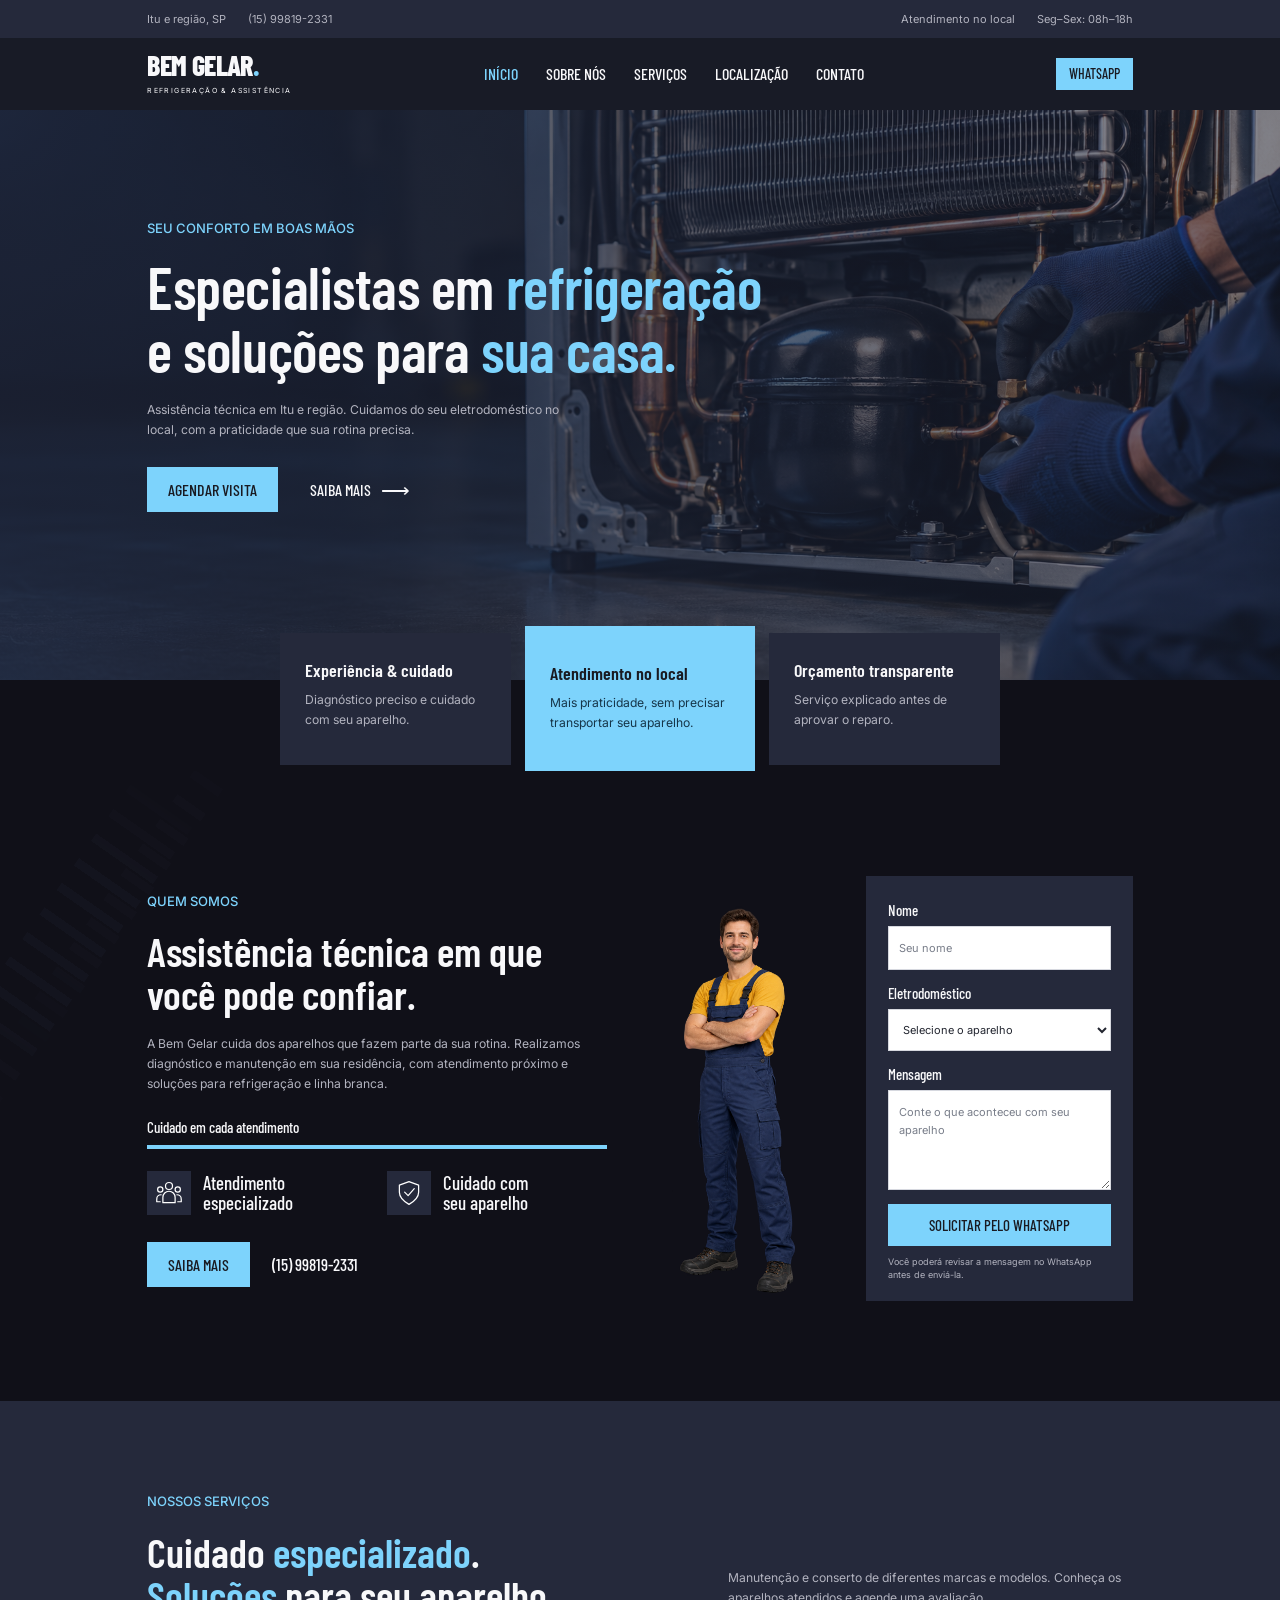
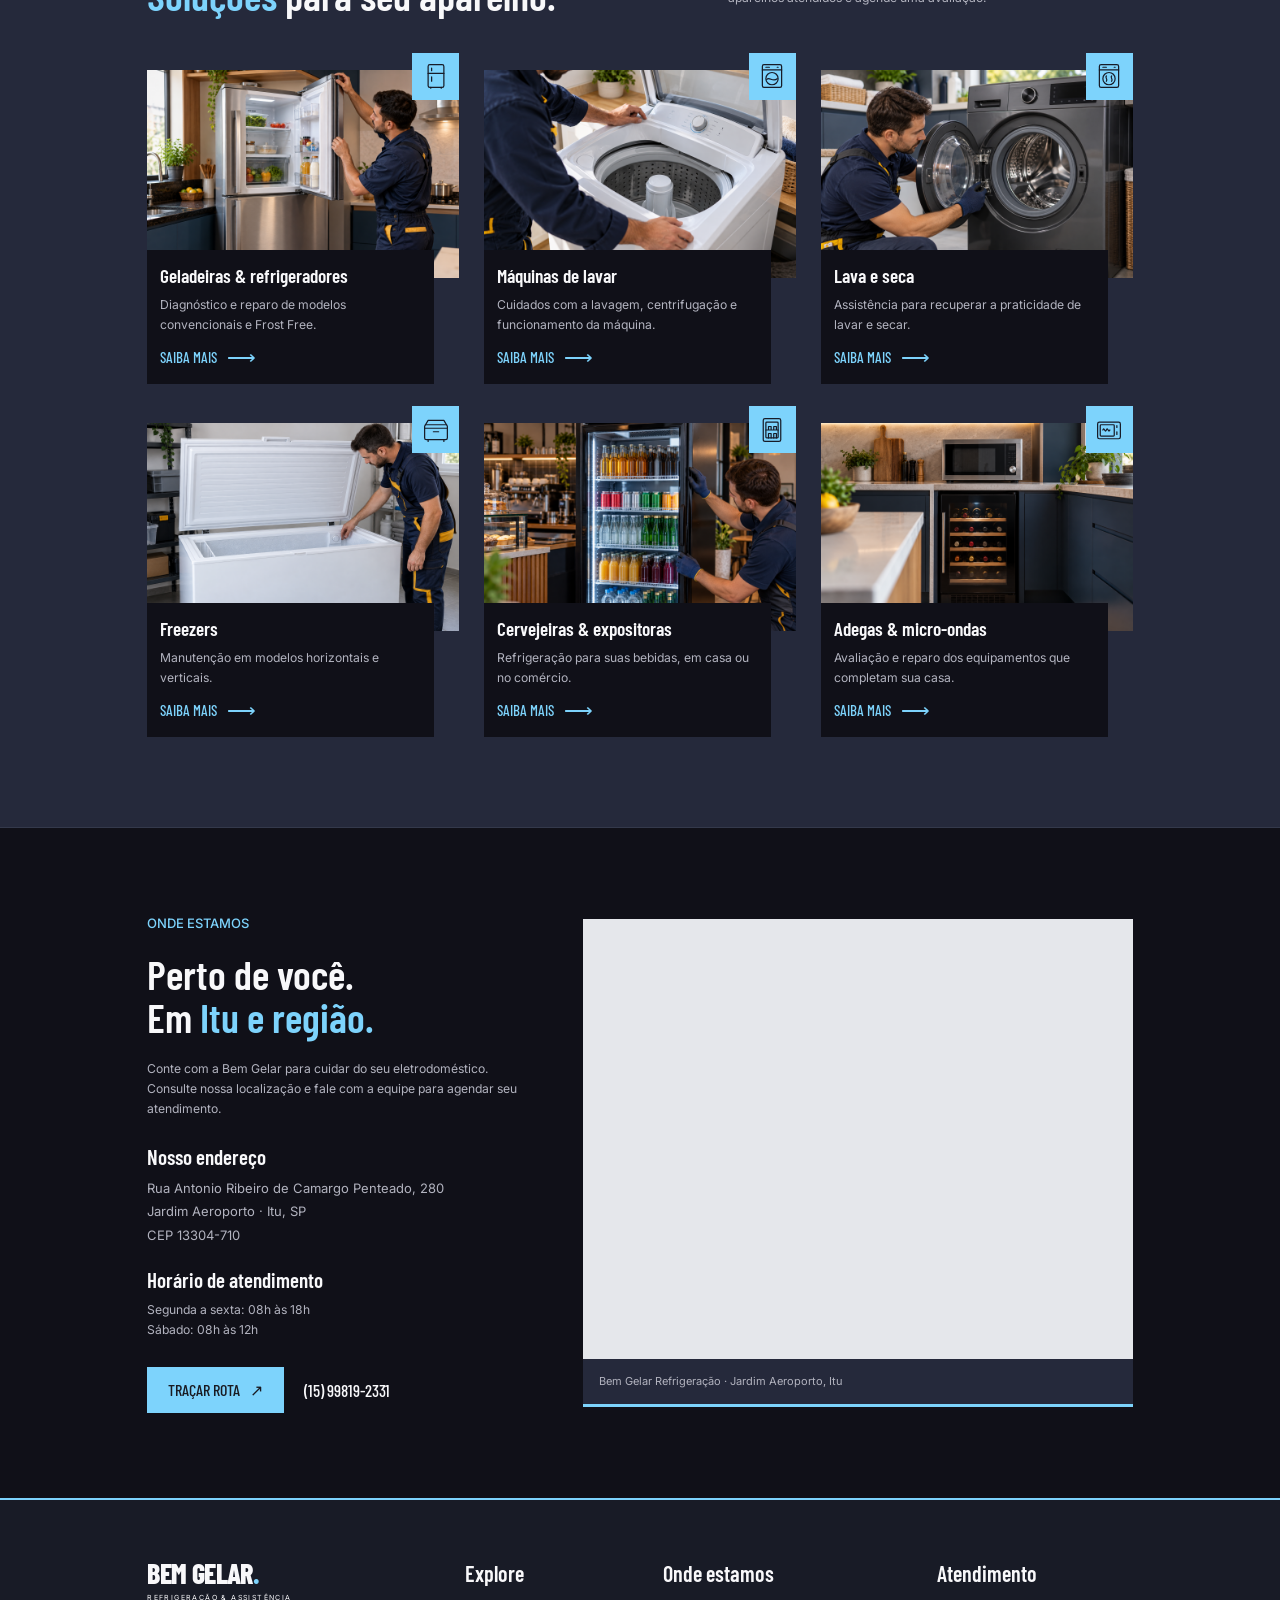
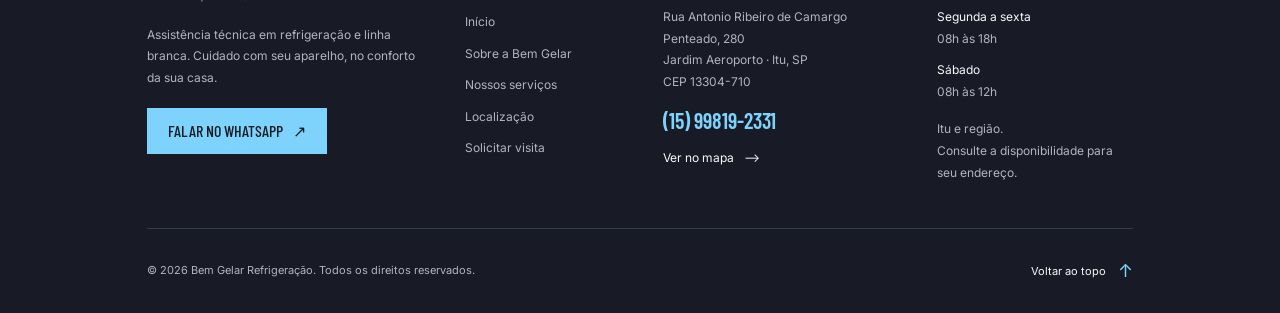
<file: design-systems/bem-gelar/index.html>
﻿<!DOCTYPE html>
<html lang="pt-BR">
<head>
  <meta charset="UTF-8">
  <meta name="viewport" content="width=device-width, initial-scale=1">
  <meta name="theme-color" content="#101018">
  <meta name="description" content="Assistência técnica de refrigeração e linha branca em Itu e região. Fale com a Bem Gelar e solicite uma visita técnica.">
  <title>Bem Gelar Refrigeração | Assistência técnica em Itu</title>
  <link rel="preload" href="assets/barlow-600.ttf" as="font" type="font/ttf" crossorigin>
  <link rel="stylesheet" href="assets/styles.css">
  <script src="assets/app.js" defer></script>
</head>
<body>
  <a class="skip-link" href="#conteudo">Ir para o conteúdo</a>
  <div class="nav">
    <div class="container nav__inner">
      <div class="nav__group"><span class="t3">Itu e região, SP</span><a class="t3" href="tel:+5515998192331">(15) 99819-2331</a></div>
      <div class="nav__group"><span class="t3">Atendimento no local</span><span class="t3 nav__hours">Seg–Sex: 08h–18h</span></div>
    </div>
  </div>
  <header class="nav2" id="inicio">
    <div class="container nav2__inner">
      <a class="brand" href="#inicio" aria-label="Bem Gelar — início"><span class="brand__name">BEM GELAR<span class="brand__dot">.</span></span><span class="brand__caption">REFRIGERAÇÃO & ASSISTÊNCIA</span></a>
      <button class="menu-toggle btn3" id="menu-toggle" type="button" aria-controls="navigation" aria-expanded="false">Menu</button>
      <nav class="navigation" id="navigation" aria-label="Navegação principal">
        <a class="btn" href="#inicio" aria-current="page">Início</a>
        <a class="lnk" href="#sobre">Sobre nós</a>
        <a class="lnk" href="#servicos">Serviços</a>
        <a class="lnk" href="#localizacao">Localização</a>
        <a class="lnk" href="#orcamento">Contato</a>
      </nav>
      <a class="btn2 nav2__contact" href="https://wa.me/5515998192331" target="_blank" rel="noopener noreferrer">WhatsApp</a>
    </div>
  </header>
  <main id="conteudo">
    <section class="hero" aria-labelledby="hero-title">
      <div class="container hero__inner">
        <p class="t1 eyebrow">Seu conforto em boas mãos</p>
        <h1 class="h1" id="hero-title">Especialistas em <em>refrigeração</em><br>e soluções para <em>sua casa.</em></h1>
        <p class="t2 hero__description">Assistência técnica em Itu e região. Cuidamos do seu eletrodoméstico no local, com a praticidade que sua rotina precisa.</p>
        <div class="actions"><a class="btn2" href="#orcamento">Agendar visita</a><a class="btn3" href="#sobre">Saiba mais <span aria-hidden="true">⟶</span></a></div>
      </div>
    </section>
    <div class="benefits container" aria-label="Diferenciais da Bem Gelar">
      <article class="card"><h2 class="h3">Experiência & cuidado</h2><p class="t2">Diagnóstico preciso e cuidado com seu aparelho.</p></article>
      <article class="card2"><h2 class="h3">Atendimento no local</h2><p class="t2">Mais praticidade, sem precisar transportar seu aparelho.</p></article>
      <article class="card"><h2 class="h3">Orçamento transparente</h2><p class="t2">Serviço explicado antes de aprovar o reparo.</p></article>
    </div>
    <section class="section" id="sobre" aria-labelledby="about-title">
      <div class="container about-grid">
        <div class="about-copy">
          <p class="t1 eyebrow">Quem somos</p>
          <h2 class="h2" id="about-title">Assistência técnica em que<br>você pode confiar.</h2>
          <p class="t2 about-copy__text">A Bem Gelar cuida dos aparelhos que fazem parte da sua rotina. Realizamos diagnóstico e manutenção em sua residência, com atendimento próximo e soluções para refrigeração e linha branca.</p>
          <p class="t3 commitment">Cuidado em cada atendimento</p>
          <div class="commitment__line" aria-hidden="true"></div>
          <div class="qualities">
            <div class="card3"><span class="icon-slot" aria-hidden="true"><img src="assets/icon-equipe.svg" alt="" width="28" height="28"></span><p class="t1">Atendimento<br>especializado</p></div>
            <div class="card3"><span class="icon-slot" aria-hidden="true"><img src="assets/icon-protecao.svg" alt="" width="28" height="28"></span><p class="t1">Cuidado com<br>seu aparelho</p></div>
          </div>
          <div class="actions about-actions"><a class="btn2" href="#servicos">Saiba mais</a><a class="phone" href="tel:+5515998192331">(15) 99819-2331</a></div>
        </div>
        <div class="media"><img class="technician-image" src="assets/tecnico.png" alt="Imagem ilustrativa de técnico de refrigeração de uniforme azul e amarelo" width="1024" height="1536" loading="lazy" decoding="async"></div>
        <form class="form" id="orcamento" aria-label="Solicitar uma visita pelo WhatsApp">
          <label class="t3" for="client-name">Nome</label>
          <input class="in" id="client-name" name="name" placeholder="Seu nome" autocomplete="name" maxlength="100" required>
          <label class="t3" for="appliance-type">Eletrodoméstico</label>
          <select class="in" id="appliance-type" name="appliance" required>
            <option value="" disabled selected>Selecione o aparelho</option>
            <option>Geladeira / Refrigerador</option><option>Máquina de lavar</option><option>Lava e seca</option><option>Freezer</option><option>Cervejeira / Expositora</option><option>Adega climatizada</option><option>Micro-ondas</option><option>Outro eletrodoméstico</option>
          </select>
          <label class="t3" for="issue-description">Mensagem</label>
          <textarea class="in" id="issue-description" name="issue" rows="4" maxlength="1500" placeholder="Conte o que aconteceu com seu aparelho"></textarea>
          <button class="btn2" type="submit">Solicitar pelo WhatsApp</button>
          <p class="t3 form__note">Você poderá revisar a mensagem no WhatsApp antes de enviá-la.</p>
        </form>
      </div>
    </section>
    <section class="section2" id="servicos" aria-labelledby="services-title">
      <div class="container">
        <div class="services-heading"><div><p class="t1 eyebrow">Nossos serviços</p><h2 class="h2" id="services-title">Cuidado <em>especializado</em>.<br><em>Soluções</em> para seu aparelho.</h2></div><p class="t2">Manutenção e conserto de diferentes marcas e modelos. Conheça os aparelhos atendidos e agende uma avaliação.</p></div>
        <div class="services-grid">
          <article class="card4"><div class="service-image"><img src="assets/geladeira.png" alt="Imagem ilustrativa de manutenção em geladeira doméstica" width="1536" height="1024" loading="lazy" decoding="async"></div><span class="service-icon" aria-hidden="true"><img src="assets/icon-geladeira.svg" alt="" width="28" height="28"></span><div class="card5"><h3 class="h3">Geladeiras & refrigeradores</h3><p class="t2">Diagnóstico e reparo de modelos convencionais e Frost Free.</p><a class="btn3" href="#orcamento" data-appliance="Geladeira / Refrigerador" aria-label="Solicitar atendimento para geladeira">Saiba mais <span aria-hidden="true">⟶</span></a></div></article>
          <article class="card4"><div class="service-image"><img src="assets/lavadora.png" alt="Imagem ilustrativa de inspeção de máquina de lavar com abertura superior" width="1536" height="1024" loading="lazy" decoding="async"></div><span class="service-icon" aria-hidden="true"><img src="assets/icon-lavadora.svg" alt="" width="28" height="28"></span><div class="card5"><h3 class="h3">Máquinas de lavar</h3><p class="t2">Cuidados com a lavagem, centrifugação e funcionamento da máquina.</p><a class="btn3" href="#orcamento" data-appliance="Máquina de lavar" aria-label="Solicitar atendimento para máquina de lavar">Saiba mais <span aria-hidden="true">⟶</span></a></div></article>
          <article class="card4"><div class="service-image"><img src="assets/lava-seca.png" alt="Imagem ilustrativa de manutenção em lava e seca frontal" width="1536" height="1024" loading="lazy" decoding="async"></div><span class="service-icon" aria-hidden="true"><img src="assets/icon-lava-seca.svg" alt="" width="28" height="28"></span><div class="card5"><h3 class="h3">Lava e seca</h3><p class="t2">Assistência para recuperar a praticidade de lavar e secar.</p><a class="btn3" href="#orcamento" data-appliance="Lava e seca" aria-label="Solicitar atendimento para lava e seca">Saiba mais <span aria-hidden="true">⟶</span></a></div></article>
          <article class="card4"><div class="service-image"><img src="assets/freezer.png" alt="Imagem ilustrativa de inspeção de freezer horizontal" width="1536" height="1024" loading="lazy" decoding="async"></div><span class="service-icon" aria-hidden="true"><img src="assets/icon-freezer.svg" alt="" width="28" height="28"></span><div class="card5"><h3 class="h3">Freezers</h3><p class="t2">Manutenção em modelos horizontais e verticais.</p><a class="btn3" href="#orcamento" data-appliance="Freezer" aria-label="Solicitar atendimento para freezer">Saiba mais <span aria-hidden="true">⟶</span></a></div></article>
          <article class="card4"><div class="service-image"><img src="assets/cervejeira.png" alt="Imagem ilustrativa de cervejeira com porta de vidro" width="1536" height="1024" loading="lazy" decoding="async"></div><span class="service-icon" aria-hidden="true"><img src="assets/icon-cervejeira.svg" alt="" width="28" height="28"></span><div class="card5"><h3 class="h3">Cervejeiras & expositoras</h3><p class="t2">Refrigeração para suas bebidas, em casa ou no comércio.</p><a class="btn3" href="#orcamento" data-appliance="Cervejeira / Expositora" aria-label="Solicitar atendimento para cervejeira">Saiba mais <span aria-hidden="true">⟶</span></a></div></article>
          <article class="card4"><div class="service-image"><img src="assets/adega-microondas.png" alt="Imagem ilustrativa de adega climatizada e micro-ondas" width="1536" height="1024" loading="lazy" decoding="async"></div><span class="service-icon" aria-hidden="true"><img src="assets/icon-adega.svg" alt="" width="28" height="28"></span><div class="card5"><h3 class="h3">Adegas & micro-ondas</h3><p class="t2">Avaliação e reparo dos equipamentos que completam sua casa.</p><a class="btn3" href="#orcamento" data-appliance="" aria-label="Solicitar atendimento para adega ou micro-ondas">Saiba mais <span aria-hidden="true">⟶</span></a></div></article>
        </div>
      </div>
    </section>
    <section class="location" id="localizacao" aria-labelledby="location-title">
      <div class="container location__grid">
        <div class="location__content">
          <p class="t1 eyebrow">Onde estamos</p>
          <h2 class="h2" id="location-title">Perto de você.<br>Em <em>Itu e região.</em></h2>
          <p class="t2 location__intro">Conte com a Bem Gelar para cuidar do seu eletrodoméstico. Consulte nossa localização e fale com a equipe para agendar seu atendimento.</p>
          <address class="location__address">
            <span class="location__label">Nosso endereço</span>
            Rua Antonio Ribeiro de Camargo Penteado, 280<br>
            Jardim Aeroporto · Itu, SP<br>
            CEP 13304-710
          </address>
          <div class="location__hours">
            <h3 class="location__label">Horário de atendimento</h3>
            <p class="t2">Segunda a sexta: 08h às 18h<br>Sábado: 08h às 12h</p>
          </div>
          <div class="actions location__actions">
            <a class="btn2" href="https://www.google.com/maps/dir/?api=1&amp;destination=Rua+Antonio+Ribeiro+de+Camargo+Penteado,+280,+Jardim+Aeroporto,+Itu,+SP,+13304-710" target="_blank" rel="noopener noreferrer">Traçar rota <span aria-hidden="true">↗</span></a>
            <a class="phone" href="tel:+5515998192331">(15) 99819-2331</a>
          </div>
        </div>
        <div class="location__map">
          <iframe
            title="Google Maps — endereço da Bem Gelar Refrigeração em Itu"
            src="https://maps.google.com/maps?q=Rua+Antonio+Ribeiro+de+Camargo+Penteado,+280,+Jardim+Aeroporto,+Itu,+SP,+13304-710&amp;z=16&amp;output=embed&amp;hl=pt-BR"
            width="640"
            height="470"
            loading="lazy"
            referrerpolicy="no-referrer-when-downgrade"
            allowfullscreen>
          </iframe>
          <p class="t3 location__map-caption">Bem Gelar Refrigeração · Jardim Aeroporto, Itu</p>
        </div>
      </div>
    </section>
  </main>
  <footer class="footer">
    <div class="container">
      <div class="footer__grid">
        <div class="footer__brand">
          <a class="brand" href="#inicio" aria-label="Bem Gelar — voltar ao início"><span class="brand__name">BEM GELAR<span class="brand__dot">.</span></span><span class="brand__caption">REFRIGERAÇÃO & ASSISTÊNCIA</span></a>
          <p>Assistência técnica em refrigeração e linha branca. Cuidado com seu aparelho, no conforto da sua casa.</p>
          <a class="btn2" href="https://wa.me/5515998192331" target="_blank" rel="noopener noreferrer">Falar no WhatsApp <span aria-hidden="true">↗</span></a>
        </div>
        <nav class="footer__nav" aria-labelledby="footer-nav-title">
          <h2 class="footer__title" id="footer-nav-title">Explore</h2>
          <ul class="footer__links">
            <li><a href="#inicio">Início</a></li>
            <li><a href="#sobre">Sobre a Bem Gelar</a></li>
            <li><a href="#servicos">Nossos serviços</a></li>
            <li><a href="#localizacao">Localização</a></li>
            <li><a href="#orcamento">Solicitar visita</a></li>
          </ul>
        </nav>
        <div class="footer__contact">
          <h2 class="footer__title">Onde estamos</h2>
          <address>Rua Antonio Ribeiro de Camargo Penteado, 280<br>Jardim Aeroporto · Itu, SP<br>CEP 13304-710</address>
          <a class="footer__phone" href="tel:+5515998192331">(15) 99819-2331</a>
          <a class="footer__map-link" href="#localizacao">Ver no mapa <span aria-hidden="true">⟶</span></a>
        </div>
        <div class="footer__hours">
          <h2 class="footer__title">Atendimento</h2>
          <dl>
            <dt>Segunda a sexta</dt><dd>08h às 18h</dd>
            <dt>Sábado</dt><dd>08h às 12h</dd>
          </dl>
          <p>Itu e região.<br>Consulte a disponibilidade para seu endereço.</p>
        </div>
      </div>
      <div class="footer__bottom">
        <p>© <span id="footer-year">2026</span> Bem Gelar Refrigeração. Todos os direitos reservados.</p>
        <a href="#inicio">Voltar ao topo <span aria-hidden="true">↑</span></a>
      </div>
    </div>
  </footer>
</body>
</html>
</file>
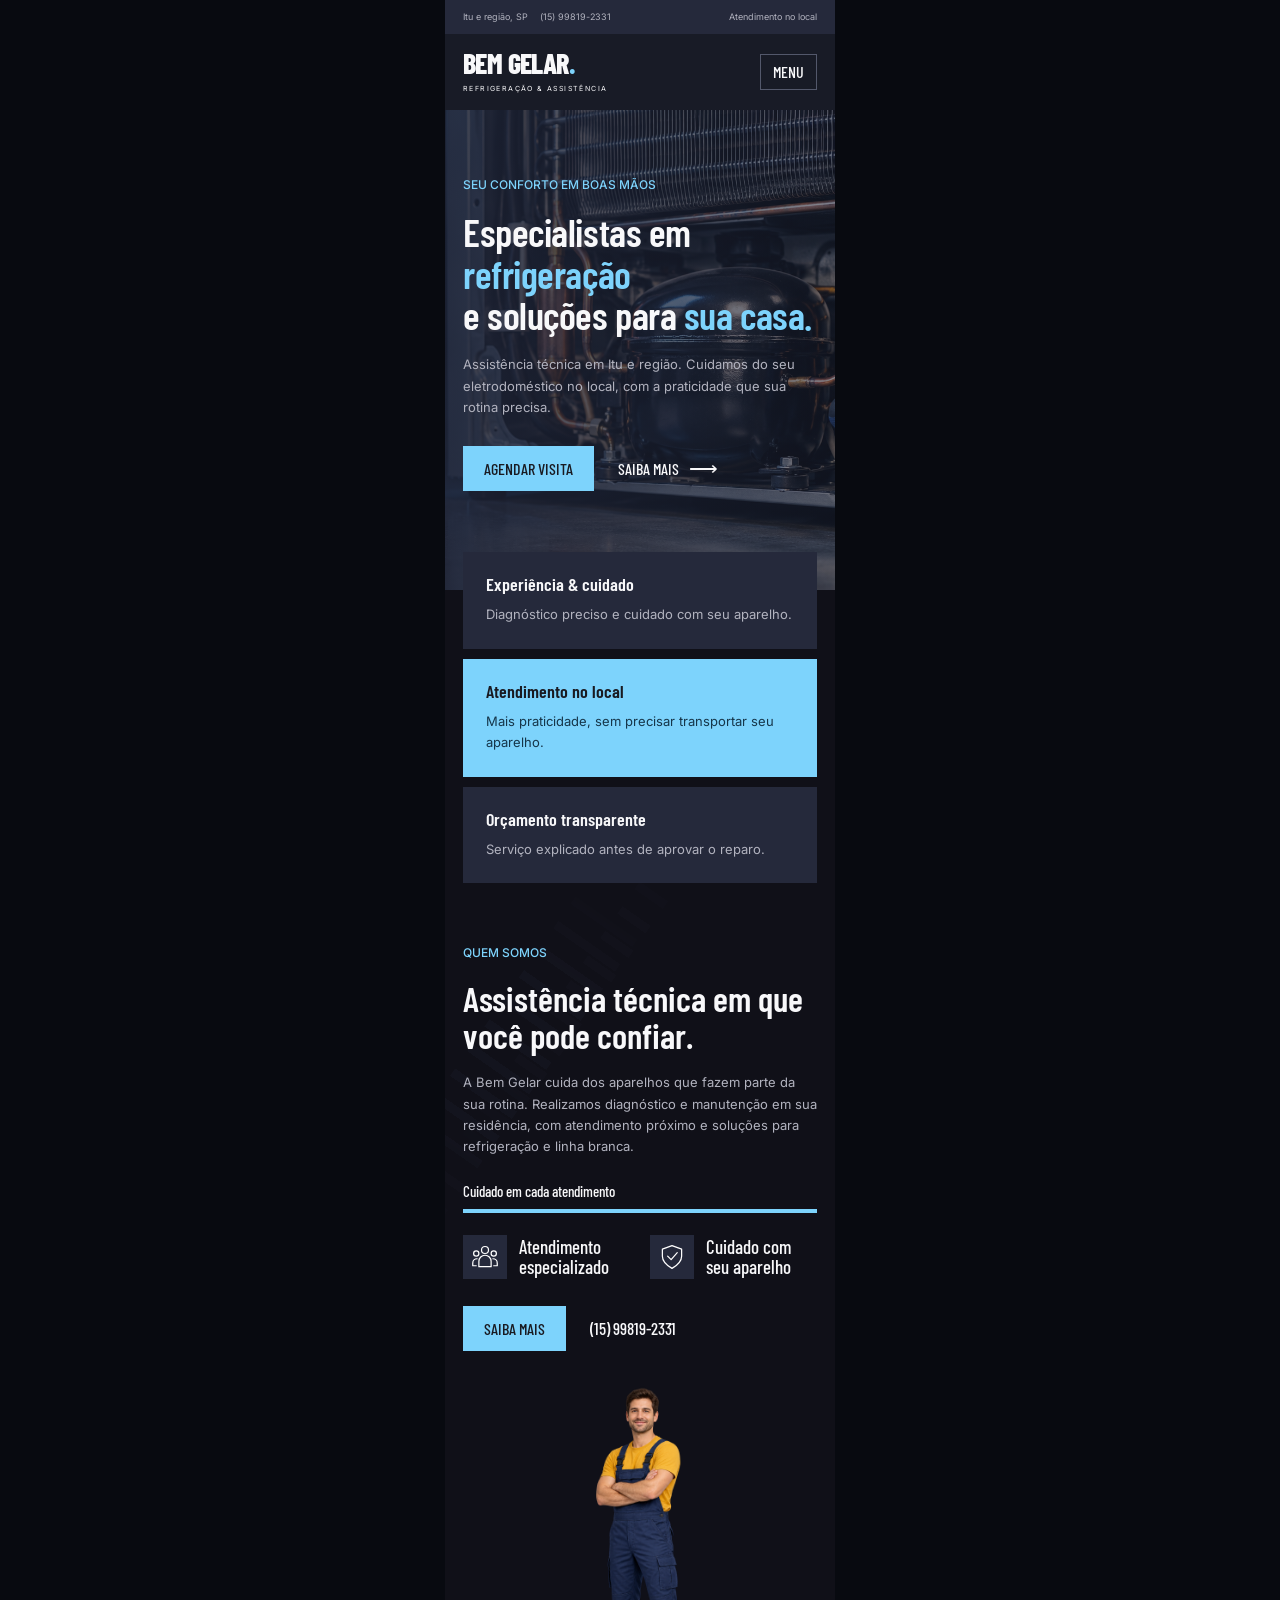
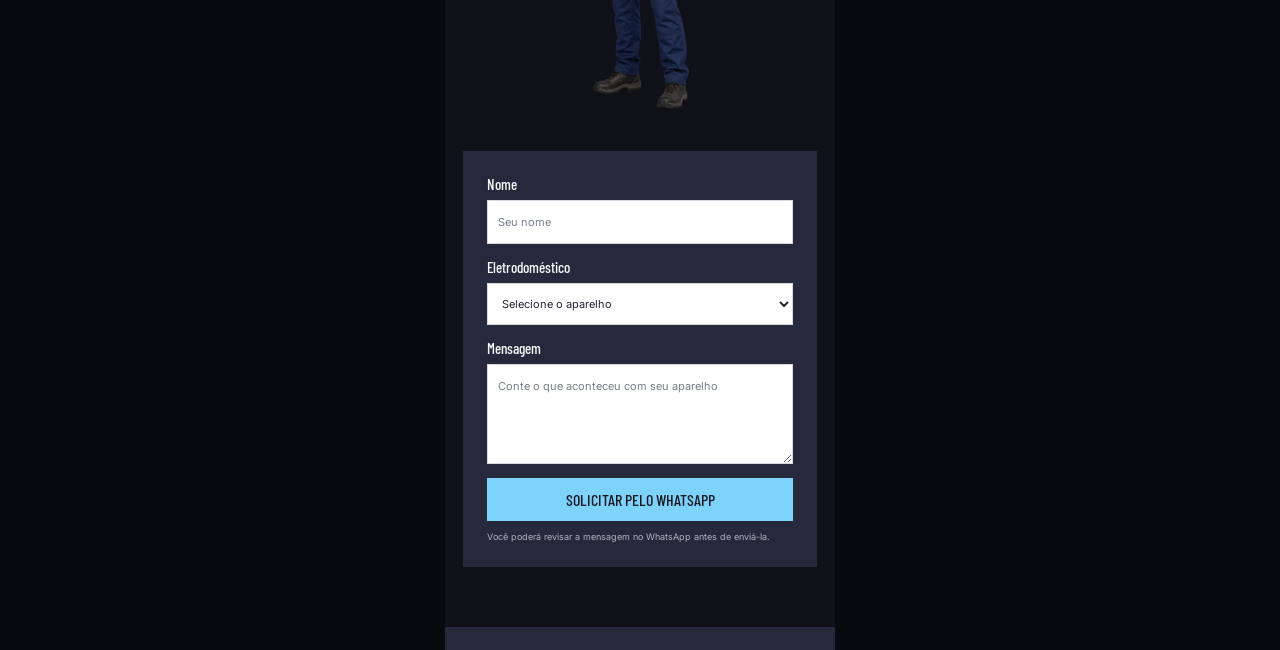
<file: design-systems/bem-gelar/assets/preview-mobile.html>
﻿<!doctype html><html><head><meta charset="utf-8"><title>Prévia mobile — 390px</title><link rel="stylesheet" href="styles.css"></head><body class="qa-mobile"><iframe title="Bem Gelar em tela de 390 pixels" src="../index.html" width="390" height="2250"></iframe></body></html>
</file>
<file: design-systems/bem-gelar/assets/styles.css>
﻿/* Fontes locais: Barlow Condensed e Inter, Google Fonts. */
@font-face { font-family: 'Barlow Condensed'; font-style: normal; font-weight: 500; font-display: swap; src: url('barlow-500.ttf') format('truetype'); }
@font-face { font-family: 'Barlow Condensed'; font-style: normal; font-weight: 600; font-display: swap; src: url('barlow-600.ttf') format('truetype'); }
@font-face { font-family: 'Barlow Condensed'; font-style: normal; font-weight: 800; font-display: swap; src: url('barlow-800.ttf') format('truetype'); }
@font-face { font-family: 'Inter'; font-style: normal; font-weight: 400; font-display: swap; src: url('inter-400.ttf') format('truetype'); }
@font-face { font-family: 'Inter'; font-style: normal; font-weight: 500; font-display: swap; src: url('inter-500.ttf') format('truetype'); }
:root {
  color-scheme: dark;
  --color-page: #101018;
  --color-panel: #25293b;
  --color-navigation: #181b26;
  --color-hero-base: #222838;
  --color-accent: #7dd3fc;
  --color-accent-hover: #bae6fd;
  --color-accent-soft: #e0f2fe;
  --color-text: #f8f8fa;
  --color-muted: #b2b3bf;
  --color-decoration: #292e42;
  --content-max: 1120px;
  --font-heading: 'Barlow Condensed', 'Arial Narrow', sans-serif;
  --font-body: 'Inter', Arial, sans-serif;
  --radius-panel: 0;
}
*, *::before, *::after { box-sizing: border-box; }
html { scroll-behavior: smooth; scroll-padding-top: 24px; background: var(--color-page); }
body { margin: 0; background: var(--color-page); color: var(--color-text); font: 400 14px/1.65 var(--font-body); }
a { color: inherit; text-decoration: none; }
button, input, select, textarea { font: inherit; }
button, a, input, select, textarea { -webkit-tap-highlight-color: transparent; }
button { cursor: pointer; }
a:focus-visible, button:focus-visible { outline: 3px solid var(--color-accent); outline-offset: 5px; }
input:focus-visible, select:focus-visible, textarea:focus-visible { outline: 2px solid var(--color-accent); outline-offset: 2px; }
h1, h2, h3, p { margin: 0; }
em { color: var(--color-accent); font-style: normal; }
.container { width: min(77%, var(--content-max)); margin-inline: auto; }
.h1, .h2, .h3 { font-family: var(--font-heading); font-weight: 600; line-height: 1.06; }
.h1 { font-size: clamp(44px, 4.6vw, 66px); letter-spacing: -.45px; }
.h2 { font-size: clamp(30px, 3.2vw, 44px); }
.h3 { font-size: clamp(18px, 1.55vw, 23px); }
.t1 { font-size: 13px; }
.t2 { color: var(--color-muted); font-size: clamp(11px, .95vw, 14px); line-height: 1.65; }
.t3 { font-size: 11px; }
.eyebrow { color: var(--color-accent); text-transform: uppercase; margin-bottom: 17px; font-weight: 500; }
.btn, .btn2, .btn3, .lnk { display: inline-flex; align-items: center; justify-content: center; gap: 10px; font: 500 16px/1.2 var(--font-heading); text-transform: uppercase; }
.btn, .lnk { min-height: 36px; }
.btn { color: var(--color-accent); }
.lnk:hover, .btn3:hover { color: var(--color-accent); }
.btn2 { background: var(--color-accent); color: #191a21; border: 1px solid var(--color-accent); padding: 12px 20px; border-radius: var(--radius-panel); transition: background .2s; }
.btn2:hover { background: var(--color-accent-hover); border-color: var(--color-accent-hover); }
.btn3 { background: transparent; border: 0; min-height: 40px; }
.btn3 span { font: 20px Arial, sans-serif; }
.nav { background: var(--color-panel); color: var(--color-muted); }
.nav__inner, .nav__group { display: flex; align-items: center; gap: 22px; }
.nav__inner { justify-content: space-between; min-height: 33px; }
.nav a:hover { color: var(--color-accent); }
.nav2 { background: var(--color-navigation); }
.nav2__inner { display: flex; align-items: center; justify-content: space-between; gap: 20px; min-height: 61px; }
.brand { display: flex; flex-direction: column; flex-shrink: 0; }
.brand__name { font: 800 28px/.95 var(--font-heading); letter-spacing: -.6px; }
.brand__dot { color: var(--color-accent); }
.brand__caption { font-size: 7px; letter-spacing: 1.4px; margin-top: 6px; }
.navigation { display: flex; align-items: center; gap: 28px; }
.nav2__contact { padding: 7px 12px; font-size: 14px; }
.menu-toggle { display: none; color: var(--color-text); }
.hero { background: linear-gradient(90deg, rgba(29,34,52,.88), rgba(29,34,52,.54)), url('hero-refrigeracao.png') center 58% / cover; background-color: var(--color-hero-base); }
.hero__inner { min-height: 440px; display: flex; flex-direction: column; justify-content: center; align-items: flex-start; padding-block: 70px 110px; }
.hero .h1 { max-width: 690px; }
.hero__description { max-width: 430px; margin-top: 19px; }
.actions { display: flex; align-items: center; flex-wrap: wrap; gap: 32px; margin-top: 27px; }
.benefits { position: relative; z-index: 1; width: min(57%, 720px); display: grid; grid-template-columns: repeat(3, minmax(0, 1fr)); align-items: center; gap: 14px; margin-top: -46px; }
.card, .card2 { padding: 22px 18px; background: var(--color-panel); min-height: 116px; }
.card .h3, .card2 .h3 { font-size: 18px; }
.card .t2, .card2 .t2 { margin-top: 10px; }
.card2 { padding-block: 32px; background: var(--color-accent); color: #191a21; }
.card2 .t2 { color: #16364a; }
.section { position: relative; overflow: hidden; isolation: isolate; padding-block: 88px 80px; background: var(--color-page); }
.section::before, .section::after { content: ''; position: absolute; z-index: -1; pointer-events: none; width: 76px; height: 410px; top: -25px; left: max(22px, calc((100vw - var(--content-max)) / 2 - 95px)); transform: rotate(35deg); opacity: .14; background: repeating-linear-gradient(0deg, transparent 0 13px, var(--color-decoration) 13px 22px, transparent 22px 30px); mask-image: linear-gradient(transparent, #000 25%, #000 68%, transparent); }
.section::after { margin-left: 85px; top: -76px; width: 35px; opacity: .09; }
.about-grid { display: grid; grid-template-columns: 1.48fr .68fr .86fr; gap: 24px; align-items: center; }
.about-copy__text { margin: 18px 0 24px; }
.commitment { font: 500 15px var(--font-heading); }
.commitment__line { height: 4px; background: var(--color-accent); margin-top: 9px; }
.qualities { display: grid; grid-template-columns: 1fr 1fr; gap: 20px; margin-top: 22px; }
.card3 { display: flex; align-items: center; gap: 12px; }
.card3 .t1 { font: 500 19px/1.05 var(--font-heading); }
.icon-slot { width: 44px; height: 44px; background: var(--color-panel); flex: 0 0 44px; }
.about-actions { gap: 22px; }
.phone { font: 500 17px var(--font-heading); white-space: nowrap; }
.phone:hover { color: var(--color-accent); }
.media { min-width: 0; height: 340px; align-self: end; }
.form { padding: 20px 17px 15px; background: var(--color-panel); scroll-margin-top: 30px; min-width: 0; }
.form label { display: block; font: 500 15px var(--font-heading); margin-bottom: 7px; }
.in { display: block; width: 100%; border: 1px solid #d6d8df; border-radius: 0; padding: 12px 10px; background: #fff; color: #232630; font-size: 11px; margin-bottom: 14px; color-scheme: light; }
.in::placeholder { color: #787d89; opacity: 1; }
textarea.in { min-height: 100px; resize: vertical; }
.form .btn2 { width: 100%; font-size: 15px; padding: 11px 5px; }
.form__note { color: var(--color-muted); font-size: 9px; line-height: 1.45; margin-top: 9px; }
.section2 { padding-block: 72px 85px; background: var(--color-panel); }
.services-heading { display: grid; grid-template-columns: 1.35fr 1fr; gap: 35px; align-items: end; margin-bottom: 53px; }
.services-heading>.t2 { padding-bottom: 9px; }
.services-grid { display: grid; grid-template-columns: repeat(3, minmax(0, 1fr)); gap: 39px 25px; }
.card4 { position: relative; min-width: 0; }
.service-image { aspect-ratio: 1.5; display: grid; place-items: center; background: #30364a; }
.service-icon { position: absolute; top: -17px; right: 0; width: 47px; height: 47px; background: var(--color-accent); }
.card5 { position: relative; margin: -28px 25px 0 0; padding: 16px 13px 13px; background: var(--color-page); min-height: 128px; }
.card5 .h3 { font-size: clamp(18px, 1.5vw, 22px); }
.card5 .t2 { margin: 9px 0 8px; }
.card5 .btn3 { color: var(--color-accent); font-size: 15px; min-height: 28px; }
.card5 .btn3:hover { color: var(--color-accent-soft); }
.skip-link { position: absolute; z-index: 10; top: -100px; left: 16px; padding: 12px; background: var(--color-accent); color: #101018; }
.skip-link:focus { top: 12px; }
@media (min-width: 1200px) {
  .nav__inner { min-height: 38px; }
  .nav2__inner { min-height: 72px; }
  .hero__inner { min-height: 570px; padding-bottom: 130px; }
  .benefits { margin-top: -54px; }
  .card, .card2 { min-height: 132px; padding: 28px 25px; }
  .card2 { padding-block: 38px; }
  .section { padding-block: 105px 100px; }
  .media { height: 395px; }
  .form { padding: 25px 22px 20px; }
  .section2 { padding-block: 90px; }
}
@media (min-width: 701px) and (max-width: 900px) {
  .container { width: 88%; }
  .benefits { width: 76%; }
  .navigation { gap: 18px; }
  .nav2__contact { display: none; }
  .about-grid { grid-template-columns: 1.35fr .65fr 1fr; gap: 15px; }
  .qualities { gap: 10px; }
  .card3 { gap: 8px; }
  .card3 .t1 { font-size: 17px; }
  .icon-slot { width: 32px; height: 36px; flex-basis: 32px; }
}
@media (max-width: 700px) {
  .container { width: calc(100% - 36px); }
  .nav__inner { min-height: 34px; gap: 10px; }
  .nav__group { gap: 12px; }
  .nav .t3 { font-size: 9px; }
  .nav__hours { display: none; }
  .nav2__inner { flex-wrap: wrap; min-height: 70px; padding-block: 16px; gap: 0; }
  .menu-toggle { display: inline-flex; min-height: 36px; padding-inline: 12px; border: 1px solid #53586b; }
  .nav2__contact { display: none; }
  .navigation { display: none; order: 3; width: 100%; flex-direction: column; align-items: stretch; gap: 5px; padding-top: 20px; }
  .navigation.is-open { display: flex; }
  .navigation a { justify-content: flex-start; min-height: 42px; }
  .hero { background-position: 64% center; }
  .hero__inner { min-height: 480px; padding-block: 60px 95px; }
  .h1 { font-size: clamp(39px, 7.6vw, 52px); }
  .h2 { font-size: 35px; }
  .h3 { font-size: 23px; }
  .t2 { font-size: 13px; }
  .eyebrow { font-size: 12px; }
  .hero__description { max-width: 390px; }
  .actions { gap: 24px; }
  .benefits { grid-template-columns: 1fr; gap: 10px; margin-top: -38px; }
  .card, .card2 { min-height: 0; padding: 23px; }
  .section { padding-block: 60px; }
  .about-grid { grid-template-columns: 1fr 1fr; gap: 35px 18px; }
  .about-copy { grid-column: 1 / -1; }
  .media { height: 330px; }
  .form { padding: 20px 16px; }
  .form .btn2 { font-size: 16px; }
  .section2 { padding-block: 60px; }
  .services-heading { grid-template-columns: 1fr; gap: 20px; margin-bottom: 46px; }
  .services-grid { grid-template-columns: repeat(2, minmax(0, 1fr)); gap: 36px 18px; }
  .card5 { margin-right: 12px; }
  .card5 .h3 { font-size: 22px; }
  .service-image { aspect-ratio: 1.1; }
}
@media (max-width: 440px) {
  .about-grid { grid-template-columns: 1fr; }
  .media { height: 235px; }
  .services-grid { grid-template-columns: 1fr; gap: 38px; }
  .service-image { aspect-ratio: 1.5; }
  .card5 { margin-right: 28px; }
  .card5 .h3 { font-size: 24px; }
  .form { padding: 24px; }
}
@media (prefers-reduced-motion: reduce) {
  html { scroll-behavior: auto; }
  *, *::before, *::after { transition: none !important; }
}



/* Página auxiliar de revisão: largura mobile real, independente da janela do Edge. */
.qa-mobile { display: grid; place-items: start center; background: #080a10; }
.qa-mobile iframe { display: block; border: 0; width: 390px; max-width: 100%; height: 2250px; }

/* Imagens e ícones — etapa 4. */
.media { display: flex; align-items: flex-end; justify-content: center; }
.technician-image { display: block; width: 125%; max-width: none; height: 100%; object-fit: contain; object-position: center bottom; }
.service-image { overflow: hidden; }
.service-image > img { display: block; width: 100%; height: 100%; object-fit: cover; transition: transform .3s ease; }
.card4:hover .service-image > img { transform: scale(1.035); }
.service-icon, .icon-slot { display: grid; place-items: center; }
.service-icon > img { display: block; width: 28px; height: 28px; }
.icon-slot > img { display: block; width: 28px; height: 28px; filter: brightness(0) invert(1); }
@media (max-width: 700px) {
  .technician-image { width: 100%; }
}
@media (max-width: 440px) {
  .media { height: 330px; }
}

/* Localização — mapa e informações da empresa. */
.location { padding-block: 85px; background: var(--color-page); border-top: 1px solid #34394b; }
.location__grid { display: grid; grid-template-columns: .9fr 1.3fr; gap: 55px; align-items: center; }
.location__content, .location__map { min-width: 0; }
.location__intro { margin-top: 20px; max-width: 430px; }
.location__address { margin-block: 25px 20px; color: var(--color-muted); font-size: 13px; font-style: normal; line-height: 1.8; }
.location__label { display: block; margin-bottom: 8px; color: var(--color-text); font: 600 21px/1.2 var(--font-heading); }
.location__actions { gap: 20px; }
.location__map { background: var(--color-panel); border-bottom: 3px solid var(--color-accent); }
.location__map iframe { display: block; width: 100%; height: 440px; border: 0; background: #e5e7eb; color-scheme: light; }
.location__map-caption { padding: 13px 16px; color: var(--color-muted); }
@media (min-width: 701px) and (max-width: 1100px) {
  .nav2__contact { display: none; }
  .navigation { gap: 18px; }
  .location__grid { gap: 30px; grid-template-columns: 1fr 1.1fr; }
}
@media (max-width: 700px) {
  .location { padding-block: 60px; }
  .location__grid { grid-template-columns: 1fr; gap: 35px; }
  .location__map iframe { height: 340px; }
}


/* Rodapé institucional. */
.footer { padding-top: 60px; background: var(--color-navigation); border-top: 2px solid var(--color-accent); }
.footer__grid { display: grid; grid-template-columns: 1.3fr .75fr 1.1fr .9fr; gap: 35px; padding-bottom: 45px; }
.footer__grid > * { min-width: 0; }
.footer__brand .brand { width: fit-content; }
.footer__brand > p { max-width: 290px; margin-block: 20px; }
.footer p, .footer address, .footer dl, .footer__links { font-size: 12px; line-height: 1.8; color: var(--color-muted); }
.footer__title { margin-bottom: 20px; color: var(--color-text); font: 600 22px/1.2 var(--font-heading); }
.footer__links { margin: 0; padding: 0; list-style: none; }
.footer__links a { display: inline-block; padding-block: 5px; }
.footer a:not(.btn2):hover { color: var(--color-accent); }
.footer address { font-style: normal; }
.footer__phone { display: block; width: fit-content; margin-top: 14px; color: var(--color-accent); font: 600 22px/1.3 var(--font-heading); }
.footer__map-link { display: inline-flex; align-items: center; gap: 10px; margin-top: 8px; padding-block: 5px; font-size: 12px; }
.footer dl { margin: 0 0 16px; }
.footer dt { color: var(--color-text); }
.footer dd { margin: 0 0 10px; }
.footer__bottom { display: flex; align-items: center; justify-content: space-between; gap: 20px; padding-block: 22px; border-top: 1px solid #353b4f; }
.footer__bottom p, .footer__bottom a { font-size: 11px; }
.footer__bottom a { display: inline-flex; align-items: center; gap: 12px; padding-block: 5px; flex-shrink: 0; }
.footer__bottom a span { color: var(--color-accent); font-size: 18px; }
@media (max-width: 1100px) {
  .footer__grid { grid-template-columns: repeat(2, minmax(0, 1fr)); gap: 35px 45px; }
}
@media (max-width: 700px) {
  .footer { padding-top: 45px; }
  .footer__bottom { flex-direction: column; align-items: flex-start; gap: 10px; }
}
@media (max-width: 440px) {
  .footer__grid { grid-template-columns: 1fr; gap: 30px; padding-bottom: 30px; }
  .footer__title { margin-bottom: 12px; }
}
</file>
